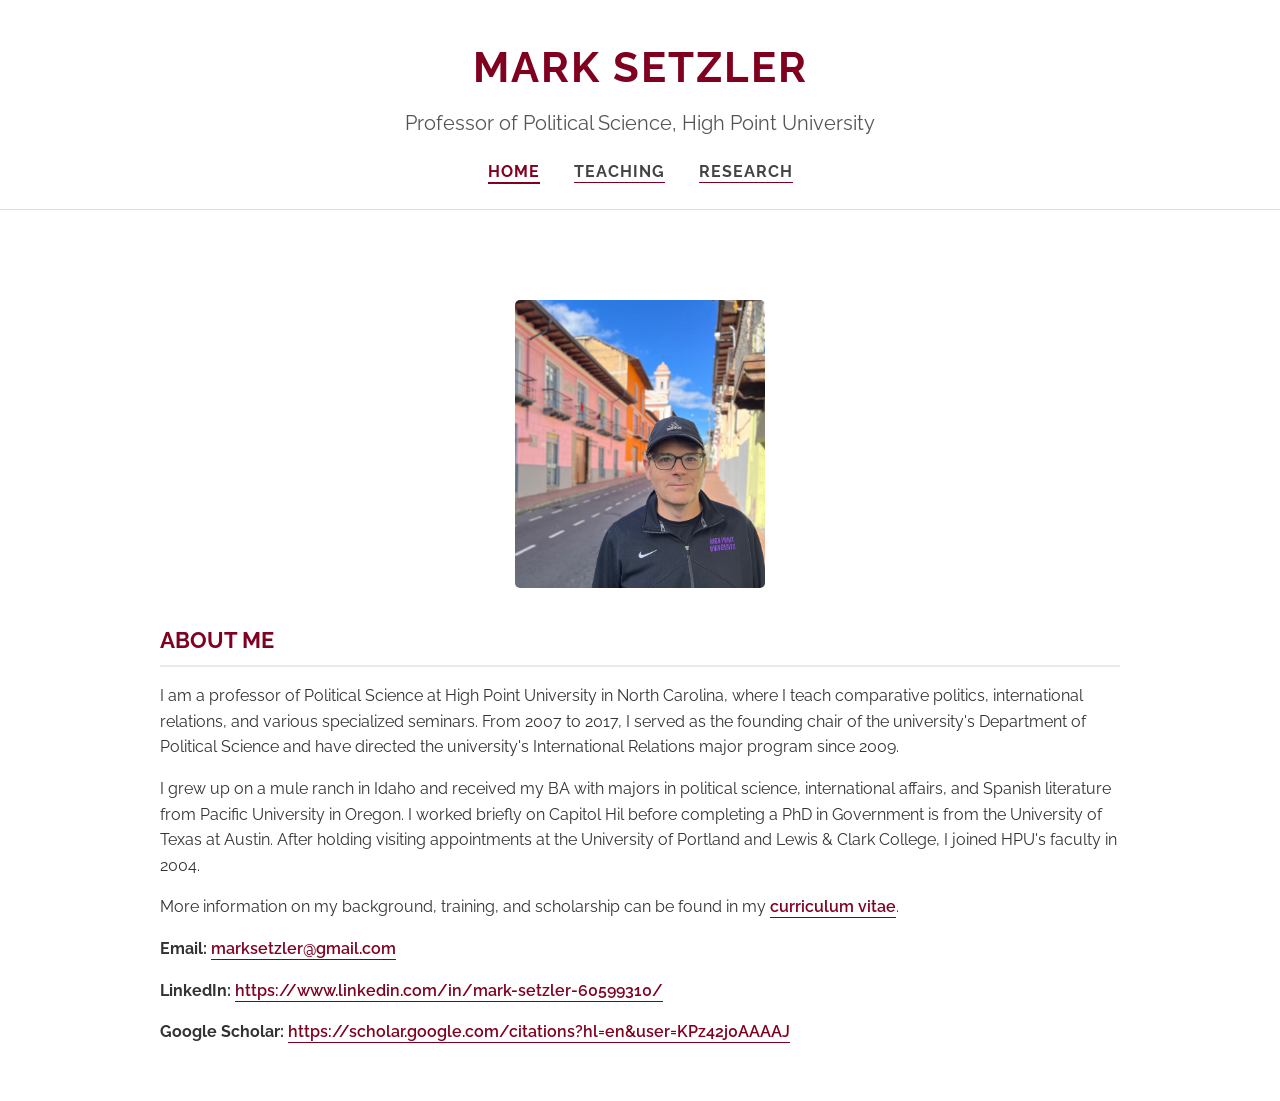
<file: index.html>
<!DOCTYPE html PUBLIC "-//W3C//DTD HTML 4.01 Transitional//EN">
<html>
  <head>

    <meta http-equiv="content-type" content="text/html; charset=UTF-8">
    <meta charset="UTF-8">
    <meta name="viewport" content="width=device-width,
      initial-scale=1.0">
    <title>Mark Setzler - Home</title>
    <link
      href="https://fonts.googleapis.com/css?family=Raleway:400,700,900"
      rel="stylesheet">
    <link href="SetzlerWebCSS.css" rel="stylesheet" type="text/css">
  </head>
  <body>
    <header>
      <h1>MARK SETZLER</h1>
      <div class="subtitle">Professor of Political Science, High Point
        University</div>
      <nav> <a href="index.html" class="active">HOME</a> <a
          href="SetzlerTeaching.html">TEACHING</a> <a
          href="SetzlerResearch.html">RESEARCH</a> </nav>
      <hr> </header>
    <main class="container">
      <div class="profile-image-container"> <img
          src="MarkSetzlerHomePage.jpg" alt="Mark Setzler"
          class="profile-pic"> </div>
      <section class="profile-text">
        <h3>About me</h3>
        <p>I am a professor of Political Science at High Point
          University in North Carolina, where I teach comparative
          politics, international relations, and various specialized
          seminars. From 2007 to 2017, I served as the founding chair of
          the university's Department of Political Science and have
          directed the university's International Relations major
          program since 2009. </p>
        <p>I grew up on a mule ranch in Idaho and received my BA with
          majors in political science, international affairs, and
          Spanish literature from Pacific University in Oregon. I worked
          briefly on Capitol Hil before completing a PhD in Government
          is from the University of Texas at Austin. After holding
          visiting appointments at the University of Portland and Lewis
          &amp; Clark College, I joined HPU's faculty in 2004.<br>
        </p>
        <p>More information on my background, training, and scholarship
          can be found in my <b><a href="SetzlerCV.pdf" target="_blank">curriculum
              vitae</a></b>.</p>
        <div class="contact-info">
          <p><b>Email:</b> <a href="mailto:marksetzler@gmail.com">marksetzler@gmail.com</a></p>
          <p><b>LinkedIn:</b> <a
              href="https://www.linkedin.com/in/mark-setzler-60599310/"
              target="_blank">https://www.linkedin.com/in/mark-setzler-60599310/</a></p>
          <p><b>Google Scholar:</b> <a
              href="https://scholar.google.com/citations?hl=en&amp;user=KPz42j0AAAAJ"
              target="_blank">https://scholar.google.com/citations?hl=en&amp;user=KPz42j0AAAAJ</a></p>
        </div>
      </section>
    </main>
  </body>
</html>
</file>
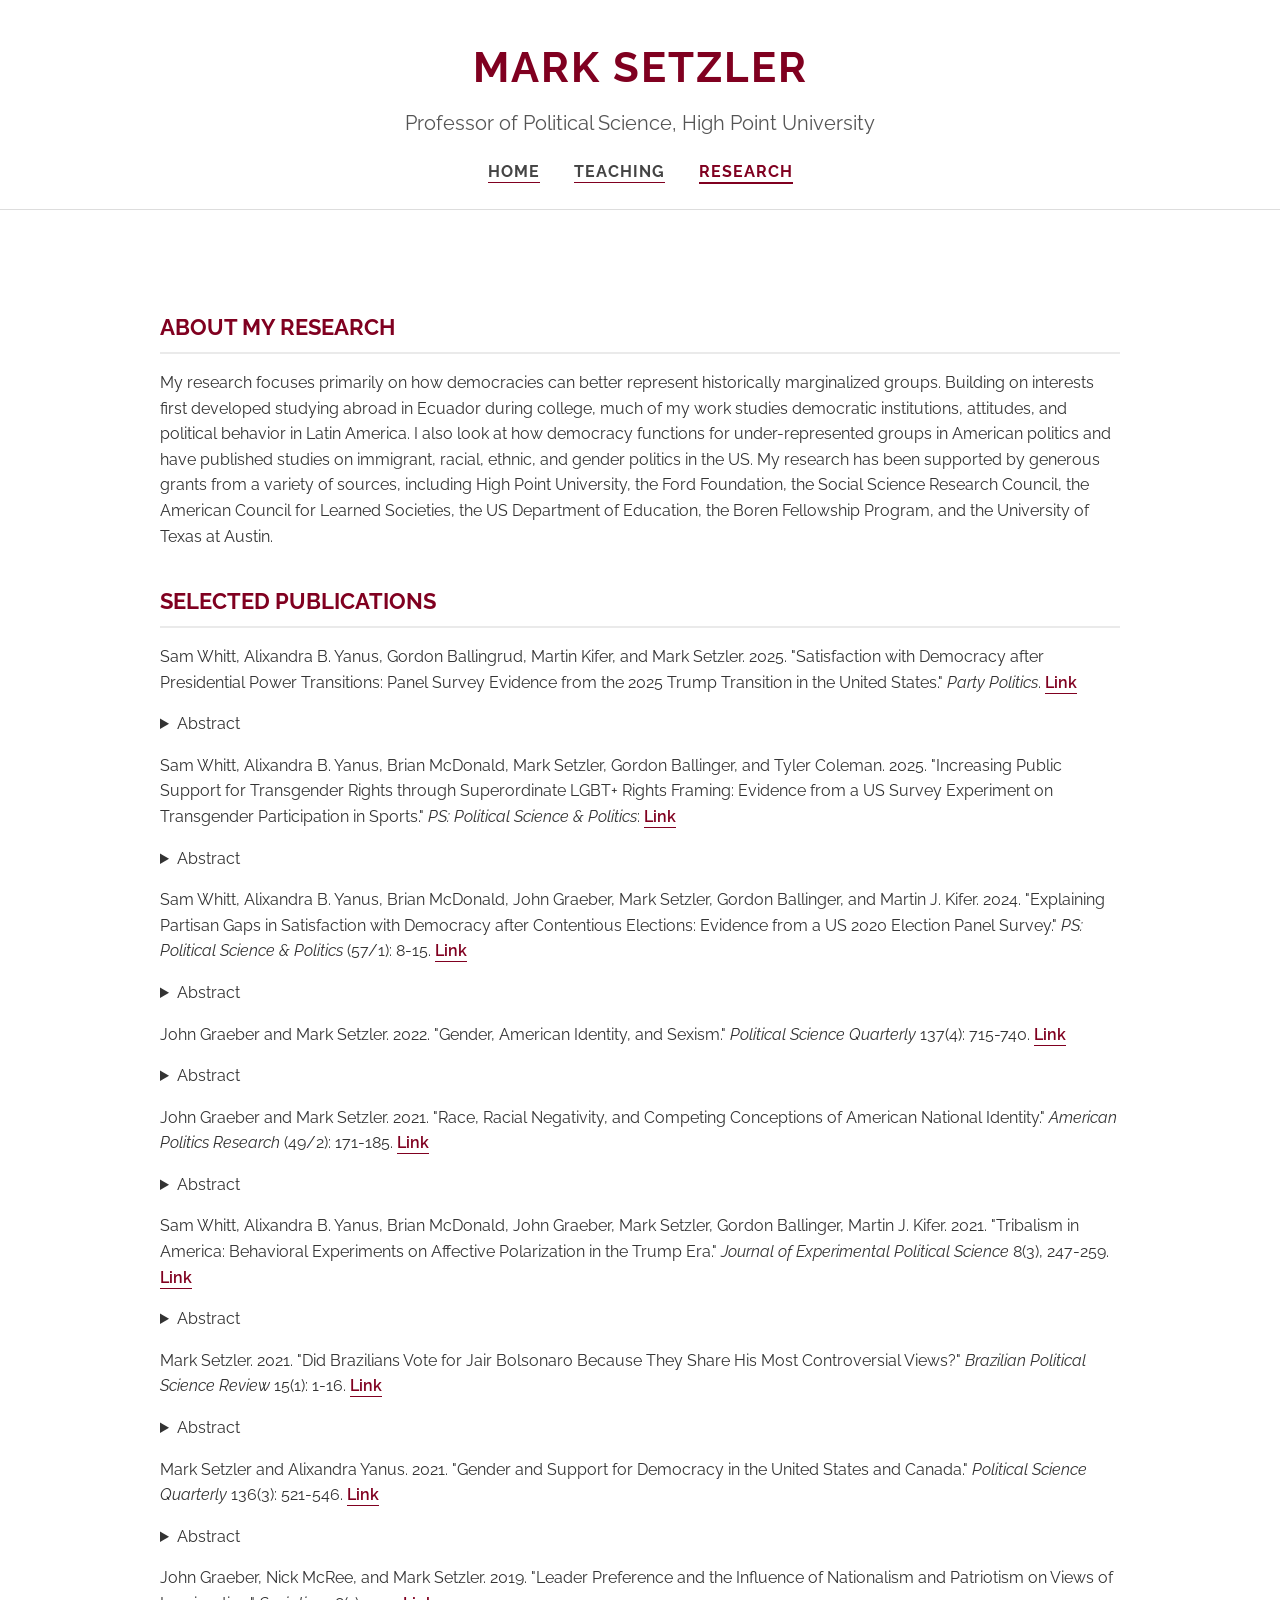
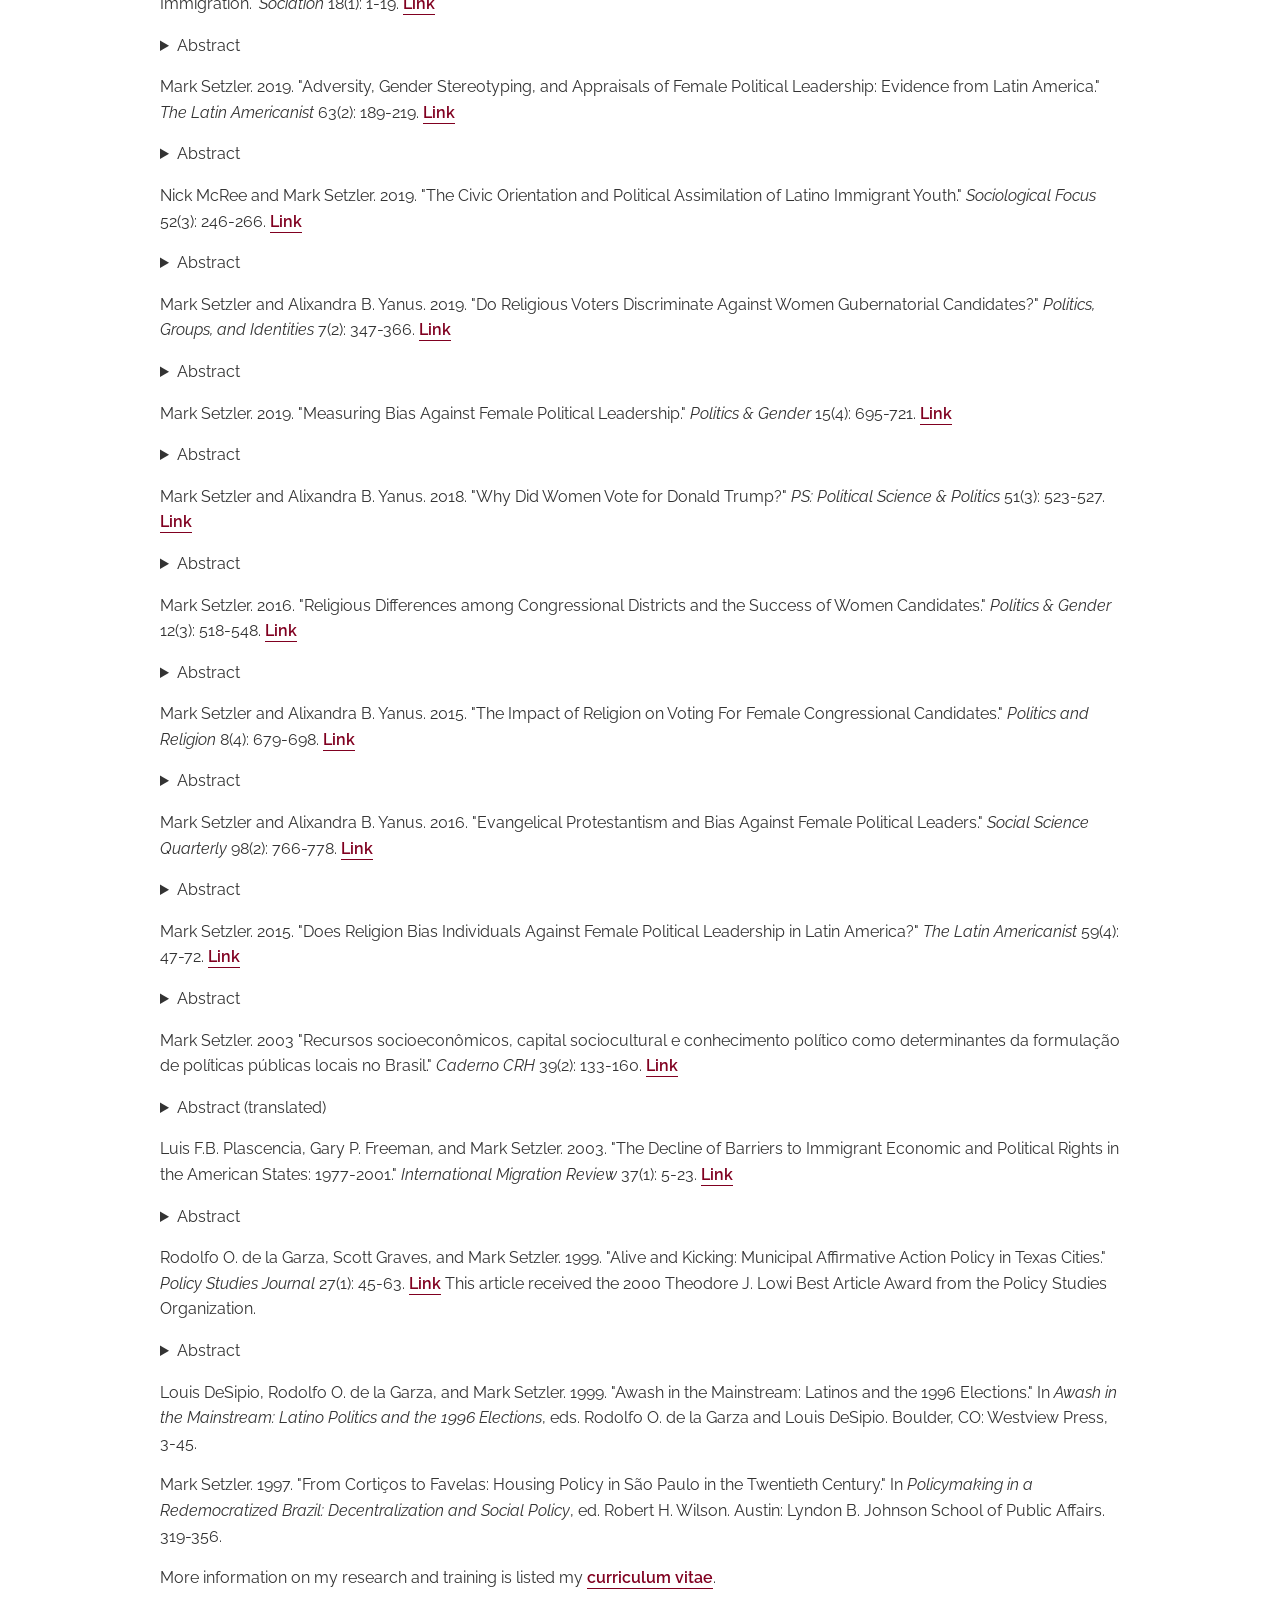
<file: SetzlerResearch.html>
<!DOCTYPE html PUBLIC "-//W3C//DTD HTML 4.01//EN" "https://www.w3.org/TR/html4/strict.dtd">
<html>
  <head>
    <meta http-equiv="content-type" content="text/html;
      charset=windows-1252">
    <!-- Keep your unique title here -->
    <title>Mark Setzler - Research </title>
    <!-- Keep your other meta information here -->
    <meta charset="UTF-8">
    <meta name="viewport" content="width=device-width,
      initial-scale=1.0">
    <!-- REQUIRED: Load all font weights first -->
    <link
      href="https://fonts.googleapis.com/css?family=Raleway:400,700,900"
      rel="stylesheet">
    <!-- REQUIRED: Load your CSS last -->
    <link href="SetzlerWebCSS.css" rel="stylesheet" type="text/css">
  </head>
  <body>
    <header>
      <h1>MARK SETZLER</h1>
      <div class="subtitle">Professor of Political Science, High Point
        University</div>
      <nav> <a href="index.html">HOME</a> <a
          href="SetzlerTeaching.html">TEACHING</a> <a
          href="SetzlerResearch.html" class="active">RESEARCH</a> </nav>
      <hr> </header>
    <main class="container profile-text">
      <h3>About my research</h3>
      <p>My research focuses primarily on how democracies can better
        represent historically marginalized groups. Building on
        interests first developed studying abroad in Ecuador during
        college, much of my work studies democratic institutions,
        attitudes, and political behavior in Latin America. I also look
        at how democracy functions for under-represented groups in
        American politics and have published studies on immigrant,
        racial, ethnic, and gender politics in the US. My research has
        been supported by generous grants from a variety of sources,
        including High Point University, the Ford Foundation, the Social
        Science Research Council, the American Council for Learned
        Societies, the US Department of Education, the Boren Fellowship
        Program, and the University of Texas at Austin.</p>
      <h3>Selected publications</h3>
      <!-- Publication List -->
      <div class="publication-item">
        <p>Sam Whitt, Alixandra B. Yanus, Gordon Ballingrud, Martin
          Kifer, and Mark Setzler. 2025. "Satisfaction with Democracy
          after Presidential Power Transitions: Panel Survey Evidence
          from the 2025 Trump Transition in the United States." <i>Party
            Politics</i>. <a
            href="https://journals.sagepub.com/doi/10.1177/13540688251396329">Link</a></p>
        <details>
          <summary>Abstract</summary>
          <p>Much of the existing research on satisfaction with
            democracy examines cross-national dynamics of the
            winner-loser gap, exploring how institutional differences
            shape public opinion. In contrast, this study holds
            institutional factors constant and investigates how
            individual-level and system-level changes, i.e. actual
            transitions in political power following elections, affect
            people�s appraisals of democracy. In a panel survey that
            immediately precedes the January 20, 2025 inauguration of
            U.S. President Donald Trump, and two post-inaugural
            follow-up waves, we find a shifting partisan gap in
            satisfaction with democracy in America. Following Trump�s
            inauguration, partisan Democrats become less satisfied with
            democracy, Republicans become more satisfied, while
            Independents� views are largely unchanged. To explain the
            shift, we consider economic, emotional, and institutional
            mechanisms, where changes in presidential trust provide the
            strongest mediation of the power transition gap. Our results
            illustrate how presidential power transitions can raise
            alarms among opposing partisans, especially in highly
            polarized contexts.</p>
        </details>
      </div>
      <div class="publication-item">
        <p>Sam Whitt, Alixandra B. Yanus, Brian McDonald, Mark Setzler,
          Gordon Ballinger, and Tyler Coleman. 2025. "Increasing Public
          Support for Transgender Rights through Superordinate LGBT+
          Rights Framing: Evidence from a US Survey Experiment on
          Transgender Participation in Sports." <i>PS: Political
            Science &amp; Politics</i>: <a
            href="https://doi.org/10.1017/S1049096524001045">Link</a></p>
        <details>
          <summary>Abstract</summary>
          <p>We consider how LGBT+ legal rights frameworks, broadly
            construed, can be used to bolster support within the general
            public for transgender subgroup rights. Our research is
            informed by theoretical perspectives on appeals to
            superordinate identities to reduce prejudice. Based on a
            survey experiment in the United States, we find that framing
            a salient transgender advocacy issue�transgender
            participation in sports�within a broader LGBT+ legal rights
            framework increases public support for transgender inclusion
            in sports. There is a nearly 10 percentage-point increase in
            support, including among partisan Republicans, when
            transgender rights in sports are preceded by priming and
            framing around the more general LGBT+ rights struggle. Our
            results underscore the importance of broader LGBT+ rights
            advocacy to public acceptance of the transgender community.</p>
        </details>
      </div>
      <div class="publication-item">
        <p>Sam Whitt, Alixandra B. Yanus, Brian McDonald, John Graeber,
          Mark Setzler, Gordon Ballinger, and Martin J. Kifer. 2024.
          "Explaining Partisan Gaps in Satisfaction with Democracy after
          Contentious Elections: Evidence from a US 2020 Election Panel
          Survey." <i>PS: Political Science &amp; Politics</i> (57/1):
          8-15. <a href="https://doi.org/10.1017/S1049096523000458">Link</a></p>
        <details>
          <summary>Abstract</summary>
          <p>What effects do contentious elections have on partisan
            appraisals of democracy? We consider the case of the
            November 2020 US election, a highly polarized partisan
            contest but also an objectively free and fair election by
            credible accounting. We conducted a panel study embedded
            within two nationally representative surveys before and
            after the election. Results indicate a familiar but
            under-examined partisan gap, in which satisfaction with
            democracy decreases among Republicans and increases among
            Democrats relative to nonpartisans. We find that the gap is
            fully mediated by partisan shifts in satisfaction with
            elections and the news media that cover them. Our results
            underscore how eroding institutional confidence can
            undermine democratic legitimacy in hitherto consolidated
            democracies. To overcome partisan divisions following
            contentious elections, we highlight the need to bolster
            confidence in democratic institutions to reduce partisan
            fears and uncertainties�both rational and irrational�that
            electoral losses may trigger.</p>
        </details>
      </div>
      <div class="publication-item">
        <p>John Graeber and Mark Setzler. 2022. "Gender, American
          Identity, and Sexism." <i>Political Science Quarterly</i>
          137(4): 715-740. <a
            href="https://onlinelibrary.wiley.com/doi/abs/10.1002/polq.13418">Link</a></p>
        <details>
          <summary>Abstract</summary>
          <p>This study explores the extent to which men and women
            differ in their views of American national identity and how
            these views of "Americanness" influence a person�s sexist
            beliefs. Although extensive research shows that gender
            strongly influences political behavior and attitudes across
            a wide range of domains, we find surprisingly few
            differences between men and women regarding what it means to
            truly belong to the nation. Turning to the question of how
            these different beliefs about national identity may
            influence sexism, we find only mixed evidence that
            individuals who most value the ascriptive, exclusive
            components of America�s national identity are more sexist
            than persons who prioritize its more civic and inclusive
            elements. Finally, we examine how gender moderates the
            relationship between varying conceptualizations of national
            identity and sexism. Our empirical results reveal that this
            relationship is unexpectedly no stronger for men than it is
            for women.</p>
        </details>
      </div>
      <div class="publication-item">
        <p>John Graeber and Mark Setzler. 2021. "Race, Racial
          Negativity, and Competing Conceptions of American National
          Identity." <i>American Politics Research</i> (49/2): 171-185.
          <a href="https://doi.org/10.1177/1532673X20973995">Link</a></p>
        <details>
          <summary>Abstract</summary>
          <p>This study explores differences among African Americans,
            Latinos, and whites regarding which attributes a person
            thinks are most important to being truly American and how
            these competing conceptions of national identity relate to
            an individual�s racial animus toward African Americans.
            Using nationally representative survey data, we first find
            that Americans of different races vary across six different
            components of national identity and do so in ways consistent
            with theorizing on symbolic racism and inter-group conflict.
            Specifically, Americans place more importance on those
            components possessed by individuals who share their racial
            background. We then analyze how differing beliefs about
            national identity influence racial animus. Here, we find
            robust evidence that individuals who prioritize the
            ascriptive, exclusive elements of national identity are more
            racist, while individuals who embrace its most inclusive
            element are less so. Finally, we reveal that the
            relationship between conceptions of national identity and
            racism is moderated substantially by race, but the
            relationship for whites and Latinos is virtually identical.</p>
        </details>
      </div>
      <div class="publication-item">
        <p>Sam Whitt, Alixandra B. Yanus, Brian McDonald, John Graeber,
          Mark Setzler, Gordon Ballinger, Martin J. Kifer. 2021.
          "Tribalism in America: Behavioral Experiments on Affective
          Polarization in the Trump Era." <i>Journal of Experimental
            Political Science</i> 8(3), 247-259. <a
            href="http://dx.doi.org/10.1017/XPS.2020.29">Link</a></p>
        <details>
          <summary>Abstract</summary>
          <p>Our research speaks to the ongoing debate over the extent
            and severity of partisan political divisions in American
            society. We employ behavioral experiments to probe for
            affective polarization using dictator, trust, and public
            goods games with party identification treatments. We find
            that subjects who identify politically with the Democratic
            or Republican Party and ideologically as liberals and
            conservatives display stronger affective biases than
            politically unaffiliated and ideological moderates. Partisan
            subjects are less altruistic, less trusting, and less likely
            to contribute to a mutually beneficial public good when
            paired with members of the opposing party. Compared to other
            behavioral studies, our research suggests increasing levels
            of affective polarization in the way Americans relate to one
            another politically, bordering on the entrenched divisions
            one commonly sees in conflict or post-conflict societies. To
            overcome affective polarization, our research points to
            inter-group contact as a mechanism for increasing trust and
            bridging political divides.</p>
        </details>
      </div>
      <div class="publication-item">
        <p>Mark Setzler. 2021. "Did Brazilians Vote for Jair Bolsonaro
          Because They Share His Most Controversial Views?" <i>Brazilian




Political
            Science Review</i> 15(1): 1-16. <a
            href="https://doi.org/10.1590/1981-3821202100010006">Link</a></p>
        <details>
          <summary>Abstract</summary>
          <p>The similarity of Jair Bolsonaro�s and Donald Trump�s
            divisive views on a variety of controversial issues has led
            many critics to argue that Brazilians elected a "Tropical
            Trump" in 2018. Research on Trump�s election has shown that
            nearly universal support among highly authoritarian, racist,
            and sexist voters was essential to his narrow victory;
            however, it is an open question whether Trump�s pathway to
            power is the norm for right-wing nationalists in
            democracies. Specifically, even though politicians espousing
            controversial ideas about democracy and prejudice sometimes
            can win elections, it is not clear how much of their support
            is due to voters who share their views on these issues. This
            study confirms that many Brazilian voters shared Bolsonaro�s
            ambivalence about democracy as well as his attitudes
            denigrating women and sexual minorities; however, the degree
            of congruence between his supporters� and his own views on
            these topics played a minor role at most in shaping voter
            choice in the 2018 presidential election. As in previous
            elections, ideology and partisanship - specifically,
            attitudes about Brazil�s Workers� Party - largely explain
            whether a voter supported Bolsonaro. This finding largely
            holds across gender and racial boundaries, although white
            Brazilians appear to have been modestly more inclined than
            Afro-Brazilians to vote for him if they shared his divisive
            views.</p>
        </details>
      </div>
      <div class="publication-item">
        <p>Mark Setzler and Alixandra Yanus. 2021. "Gender and Support
          for Democracy in the United States and Canada." <i>Political
            Science Quarterly</i> 136(3): 521-546. <a
            href="https://doi.org/10.1002/polq.13236">Link</a></p>
        <details>
          <summary>Abstract</summary>
          <p>Mass support for democracy is a recurring topic of interest
            for political scientists, and many scholars are expressing
            concern about declining popular support for liberal
            governance in the advanced industrial democracies. Yet, we
            know very little about variations in men�s and women�s
            attitudes about democracy and its core liberties in
            long-established democracies. This oversight is problematic
            given these societies' persistent gender gaps in civic
            capital, economic resources, and governmental
            responsiveness, each of which is closely related to how
            individuals experience liberal democracy. In this study, we
            use data from the 2010-2018 AmericasBarometer surveys to
            examine attitudes toward democracy and political liberties
            among American and Canadian women and men. We provide
            evidence of a modest gender gap and explore its causes.
            Generally speaking, the same factors explain attitudes
            toward democracy among men and women, suggesting that gender
            disparities in baseline levels of civic capital largely
            account for the gender gap in democratic support.</p>
        </details>
      </div>
      <div class="publication-item">
        <p>John Graeber, Nick McRee, and Mark Setzler. 2019. "Leader
          Preference and the Influence of Nationalism and Patriotism on
          Views of Immigration." <i>Sociation</i> 18(1): 1-19. <a
href="https://sociation.ncsociologyassoc.org/wp-content/uploads/2019/09/poloarizedelitemessages_182_1_19-1.pdf">Link</a></p>
        <details>
          <summary>Abstract</summary>
          <p>This study examines the influence of nationalism and
            patriotism on contemporary attitudes toward immigration.
            Prior research finds that these two, distinct types of love
            for one's country have disparate but uniform effects on a
            person's attitudes toward immigration. Specifically,
            displaying higher levels of nationalism predicts
            anti-immigrant sentiments, while being more patriotic
            corresponds to ambivalence or even positive attitudes toward
            immigrants. We ask how well these general findings hold for
            periods when political leaders and their followers are
            deeply divided over national identity, as was the case
            during the 2016 US presidential election. Our findings
            indicate the consequences of persons' love of country depend
            on the degree to which individuals� nationalism and
            patriotism correspond with the views espoused by their
            preferred political leaders.</p>
        </details>
      </div>
      <div class="publication-item">
        <p>Mark Setzler. 2019. "Adversity, Gender Stereotyping, and
          Appraisals of Female Political Leadership: Evidence from Latin
          America." <i>The Latin Americanist</i> 63(2): 189-219. <a
            href="https://muse.jhu.edu/article/726705">Link</a></p>
        <details>
          <summary>Abstract</summary>
          <p>Analyzing survey data from 17 Latin American countries,
            this study investigates the extent to which citizens�
            preferences for leaders of a specific gender vary in
            response to economic hardship, corruption, and crime.
            Previous research, mostly undertaken in the advanced
            democracies, provides three conflicting theories about the
            causal relationship between exposure to adversity and
            favoring either male or female political leaders. Despite
            their different assumptions, each theory advances the view
            that citizens who are facing serious hardship will be more
            likely to favor leaders of a specific gender. My results,
            however, indicate that neither personal nor society-level
            hardships are influencing what citizens think about female
            political leadership in Latin America. Moreover,
            experiencing adversity has only minimal and inconsistent
            effects on perceptions of gendered issue ownership. These
            findings hold across different types of hardship and for
            societies where women leaders have presided over
            well-received or highly unpopular presidential
            administrations.</p>
        </details>
      </div>
      <div class="publication-item">
        <p>Nick McRee and Mark Setzler. 2019. "The Civic Orientation and
          Political Assimilation of Latino Immigrant Youth." <i>Sociological
            Focus</i> 52(3): 246-266. <a
            href="https://doi.org/10.1080/00380237.2019.1624231">Link</a></p>
        <details>
          <summary>Abstract</summary>
          <p>In recent decades, the rapid and unprecedented expansion of
            the Latino immigrant population has dramatically reshaped
            the face of American society. Unfortunately, current
            scholarship on this topic largely overlooks a key cohort:
            adolescent and young adult Latino immigrants. Our lack of
            understanding regarding the political inclinations of this
            population is highly problematic if we wish to know where
            Latino politics is headed in the coming decades. Data from
            The National Longitudinal Study of Adolescent to Adult
            Health are used to systematically explore and test the core
            assumptions of several competing assimilation theories
            applied to Latino immigrant youths. Bivariate analyses
            suggest that young Hispanic immigrants lag behind their
            non-Latino and Black and White peers in electoral
            participation and political partisanship, and minimal
            differences are noted in commitment to key civic
            orientations. However, regression analyses that include
            controls for SES and other contextual variables in most
            cases reveal no differences between young Latino immigrants
            and their peers in their commitment to political engagement
            and crucial civic values. On the whole, our findings largely
            confirm the expectations of mainline assimilation theory,
            indicating that young Latino immigrants are integrating into
            the national civic community.</p>
        </details>
      </div>
      <div class="publication-item">
        <p>Mark Setzler and Alixandra B. Yanus. 2019. "Do Religious
          Voters Discriminate Against Women Gubernatorial Candidates?" <i>Politics,




Groups,
            and Identities</i> 7(2): 347-366. <a
            href="https://dx.doi.org/10.1080/21565503.2017.1358644">Link</a></p>
        <details>
          <summary>Abstract</summary>
          <p>Scholars report that areas with higher concentrations of
            religious voters elect relatively few women to executive
            office in the United States. These studies, however, cannot
            explain whether the observed patterns are a direct result of
            religious individuals� vote choices. Our study explores this
            question using Cooperative Congressional Election Studies
            data from all mixed-gender gubernatorial elections in the
            2008 through 2016 general election cycles. We conclude that
            religious voters, regardless of denomination or gender, are
            not significant barriers to electing women to state
            executive office. More specifically, religious individuals
            are disproportionately supportive of Republican women and
            opposed to Democratic women, even when controlling for the
            ideological distance between the individual�s partisanship
            and that of the candidate.</p>
        </details>
      </div>
      <div class="publication-item">
        <p>Mark Setzler. 2019. "Measuring Bias Against Female Political
          Leadership." <i>Politics &amp; Gender</i> 15(4): 695-721. <a
            href="https://doi.org/10.1017/S1743923X18000430">Link</a></p>
        <details>
          <summary>Abstract</summary>
          <p>Much research examining gender bias in politics analyzes
            responses to explicit survey questions asking individuals if
            they prefer male over female leaders or if they agree that
            male political leaders are superior. Drawing insights from
            the measurement of other types of prejudice, this article
            explores the methodological shortcomings of a widely used
            question of this type. Analyzing the results of two U.S.
            surveys�one national and one state-level�I compare response
            patterns to a standard, highly explicit question that is
            frequently administered by the Pew Foundation with those for
            a modestly altered item that employs multiple strategies to
            reduce social desirability bias. Compared to the alternative
            measure, the conventional item seriously under-reports
            prejudice against women leaders. Moreover, the
            under-reporting of bias is especially prevalent among
            individuals belonging to groups that are strong advocates of
            gender equality.</p>
        </details>
      </div>
      <div class="publication-item">
        <p>Mark Setzler and Alixandra B. Yanus. 2018. "Why Did Women
          Vote for Donald Trump?" <i>PS: Political Science &amp;
            Politics</i> 51(3): 523-527. <a
            href="https://doi.org/10.1017/S1049096518000355">Link</a></p>
        <details>
          <summary>Abstract</summary>
          <p>Popular accounts of the 2016 U.S. presidential election
            attribute Donald Trump�s victory to the mobilization of
            angry white men seeking to restore traditional values and
            social roles. And while a majority of Trump voters were
            male, over 40 percent of women who went to the polls on
            Election Day also supported him. Our analysis explores the
            motivations of these women, asking how partisanship,
            demographics, and beliefs motivated their vote choice. We
            find that, while party affiliation was an important
            predictor of both women�s and men�s vote choice, sexism and
            racial resentment had a greater influence on voters of both
            genders. Moreover, the influence of these biases was
            virtually identical for female and male voters.</p>
        </details>
      </div>
      <div class="publication-item">
        <p>Mark Setzler. 2016. "Religious Differences among
          Congressional Districts and the Success of Women Candidates."
          <i>Politics &amp; Gender</i> 12(3): 518-548. <a
            href="https://doi.org/10.1017/S1743923X15000616">Link</a></p>
        <details>
          <summary>Abstract</summary>
          <p>Scholars exploring the female representation gap in the
            U.S. Congress have identified various aggregate-level
            differences that explain why some districts regularly field
            women candidates and elect congresswomen while others almost
            never do. This study asks whether also knowing about a
            Congressional district�s religious environment helps us to
            better predict the presence and success of women candidates
            in primary and general elections. The analysis considers
            several religious variables created by remapping
            county-level data on congregational attachment rates into
            U.S. Congressional districts. My central finding is that
            religiosity, in general, as well as the strength of some
            denominations within a district are strong predictors for
            where women will run and how well they will compete.</p>
        </details>
      </div>
      <div class="publication-item">
        <p>Mark Setzler and Alixandra B. Yanus. 2015. "The Impact of
          Religion on Voting For Female Congressional Candidates." <i>Politics




and
            Religion</i> 8(4): 679-698. <a
            href="https://dx.doi.org/10.1017/S1755048315000528">Link</a></p>
        <details>
          <summary>Abstract</summary>
          <p>Research shows that areas of the United States with high
            levels of aggregate religiosity are less likely to elect
            female candidates to national, state, and local offices.
            These studies, however, do not determine the causal
            mechanisms underlying this relationship. In the present
            analysis, we seek to examine what role, if any, religious
            exposure and tradition play in determining individuals�
            general election vote choices in mixed-gender contests. To
            explore this relationship, we use data from the 2010 and
            2012 Cooperative Congressional Election Studies. We find
            some evidence of a relationship between religious beliefs
            and voting for female congressional candidates; when
            compared to secular voters, evangelical Protestants and
            Catholics are more likely to vote for Republican women and
            less likely to support Democratic women. Our results,
            however, also underscore partisan identities� central role
            in shaping individual vote choice, regardless of a
            candidate�s gender.</p>
        </details>
      </div>
      <div class="publication-item">
        <p>Mark Setzler and Alixandra B. Yanus. 2016. "Evangelical
          Protestantism and Bias Against Female Political Leaders." <i>Social




Science
            Quarterly</i> 98(2): 766-778. <a
            href="https://doi.org/10.1111/ssqu.12315">Link</a></p>
        <details>
          <summary>Abstract</summary>
          <p>Objectives. Gender and politics scholars have paid little
            attention to religion as a source of individual-level biases
            against female politicians. We begin to address this gap by
            modeling the relationship between evangelical Protestantism,
            partisanship, and the beliefs that males are better issue
            advocates and political leaders than women. Methods. We
            employ logistic regression models with data from a 2008
            survey of Americans administered by the Pew Social and
            Demographic Trends Project. Results. We find that
            evangelical Protestantism, but not religious attendance more
            generally, is a strong predictor of whether Americans will
            hold biases against female political leaders. The effect of
            evangelical Protestantism is especially pronounced within
            the Republican Party. Conclusions. These findings suggest a
            potential cause of the under-representation of women in the
            political world. They further underscore the need to control
            for religious denomination in future studies of gender
            stereotyping.</p>
        </details>
      </div>
      <div class="publication-item">
        <p>Mark Setzler. 2015. "Does Religion Bias Individuals Against
          Female Political Leadership in Latin America?" <i>The Latin
            Americanist</i> 59(4): 47-72. <a
            href="https://dx.doi.org/10.1111/tla.12058">Link</a></p>
        <details>
          <summary>Abstract</summary>
          <p>This study explores the relationship between several
            dimensions of religiosity and biases against female
            political leadership within 15 Latin America countries. The
            central finding is that religious characteristics are
            correlated with pro-male bias in many countries; however,
            the relationship varies in strength and even direction from
            one country to the next. Analyses of a subset of religiously
            diverse nations further demonstrate that individual-level
            gender biases against female leadership have no systematic
            connection to country-level differences in secularization or
            levels of religious pluralism.</p>
        </details>
      </div>
      <div class="publication-item">
        <p>Mark Setzler. 2003 "Recursos socioecon�micos, capital
          sociocultural e conhecimento pol�tico como determinantes da
          formula��o de pol�ticas p�blicas locais no Brasil." <i>Caderno
            CRH</i> 39(2): 133-160. <a
            href="https://portalseer.ufba.br/index.php/crh/article/view/18640/12014">Link</a></p>
        <details>
          <summary>Abstract (translated)</summary>
          <p>This study analyzes the relationship between the
            distribution of social resources in a community, the
            electoral behavior of its voters, and the adoption, by its
            political leaders, of reformist social policies. With the
            enactment of the 1988 Constitution, many Brazilian urban
            centers improved the quality of their social policies,
            redirected public spending to benefit their poorest
            presidents, and democratized the process through which
            spending priorities are decided. However, such changes
            varied in their depth and speed across urban areas. By
            analyzing the results of the 2000 municipal elections in
            Belo Horizonte, Porto Alegre, and Salvador, this study
            demonstrates that social resources�particularly levels of
            extreme poverty and aggregated levels of voters� political
            knowledge�play a decisive role in determining how a given
            community uses its electoral opportunities to push for
            reforms in local public policies, as democratic theory
            suggests.</p>
        </details>
      </div>
      <div class="publication-item">
        <p>Luis F.B. Plascencia, Gary P. Freeman, and Mark Setzler.
          2003. "The Decline of Barriers to Immigrant Economic and
          Political Rights in the American States: 1977-2001." <i>International




Migration
            Review</i> 37(1): 5-23. <a
            href="https://dx.doi.org/10.1111/j.1747-7379.2003.tb00128.x">Link</a></p>
        <details>
          <summary>Abstract</summary>
          <p>State governments exercise significant powers to regulate
            the economic and social activities of resident aliens. We
            review the laws of the six leading states of immigrant
            settlement regulating access of noncitizens to 23
            occupations, updating existing studies from 1946-77.
            Citizenship requirements for these occupations have
            plummeted, a change we attribute to federal court decisions,
            advisory opinions of state attorneys general, and state
            legislative and administrative action. There are numerous
            additional citizenship requirements in the statutes of the
            six states, although these appear to be poorly enforced. The
            authority of states to regulate their political communities
            is the most important remaining constitutionally valid basis
            of citizenship requirements. States define their political
            community broadly, leading to questionable exclusions of
            noncitizens from important activities.</p>
        </details>
      </div>
      <div class="publication-item">
        <p>Rodolfo O. de la Garza, Scott Graves, and Mark Setzler. 1999.
          "Alive and Kicking: Municipal Affirmative Action Policy in
          Texas Cities." <i>Policy Studies Journal</i> 27(1): 45-63. <a
            href="https://dx.doi.org/10.1111/j.1541-0072.1999.tb01952.x">Link</a>
          This article received the 2000 Theodore J. Lowi Best Article
          Award from the Policy Studies Organization.</p>
        <details>
          <summary>Abstract</summary>
          <p>This article evaluates the impact of opposition originating
            at the national level on affirmative action policies in 13
            Texas cities in the late 1980s and early 1990s. We find that
            increased national hostility to affirmative action in hiring
            and contracting has had little effect on the content and
            strength of affirmative action programs in Texas
            municipalities. In fact, most programs have been maintained
            or strengthened since the 1980s. However, there is no clear
            and consistent relationship between the strength of
            municipal programs and either minority political
            representation or the size of a city's minority population.
            City size appears to be a relevant, but not decisive, factor
            in maintaining comprehensive policies. As such, we explore
            two additional hypotheses�policy time lag and bureaucratic
            insulation�to account for the survival and strengthening of
            municipal affirmative action policies in the 1990s.</p>
        </details>
      </div>
      <div class="publication-item">
        <p>Louis DeSipio, Rodolfo O. de la Garza, and Mark Setzler.
          1999. "Awash in the Mainstream: Latinos and the 1996
          Elections." In <i>Awash in the Mainstream: Latino Politics
            and the 1996 Elections</i>, eds. Rodolfo O. de la Garza and
          Louis DeSipio. Boulder, CO: Westview Press, 3-45.</p>
      </div>
      <div class="publication-item">
        <p>Mark Setzler. 1997. "From Corti�os to Favelas: Housing Policy
          in S�o Paulo in the Twentieth Century." In <i>Policymaking in
            a Redemocratized Brazil: Decentralization and Social Policy</i>,
          ed. Robert H. Wilson. Austin: Lyndon B. Johnson School of
          Public Affairs. 319-356.</p>
      </div>
      <p>More information on my research and training is listed my <a
          href="SetzlerCV.pdf" target="_blank">curriculum vitae</a>.</p>
    </main>
  </body>
</html>
</file>
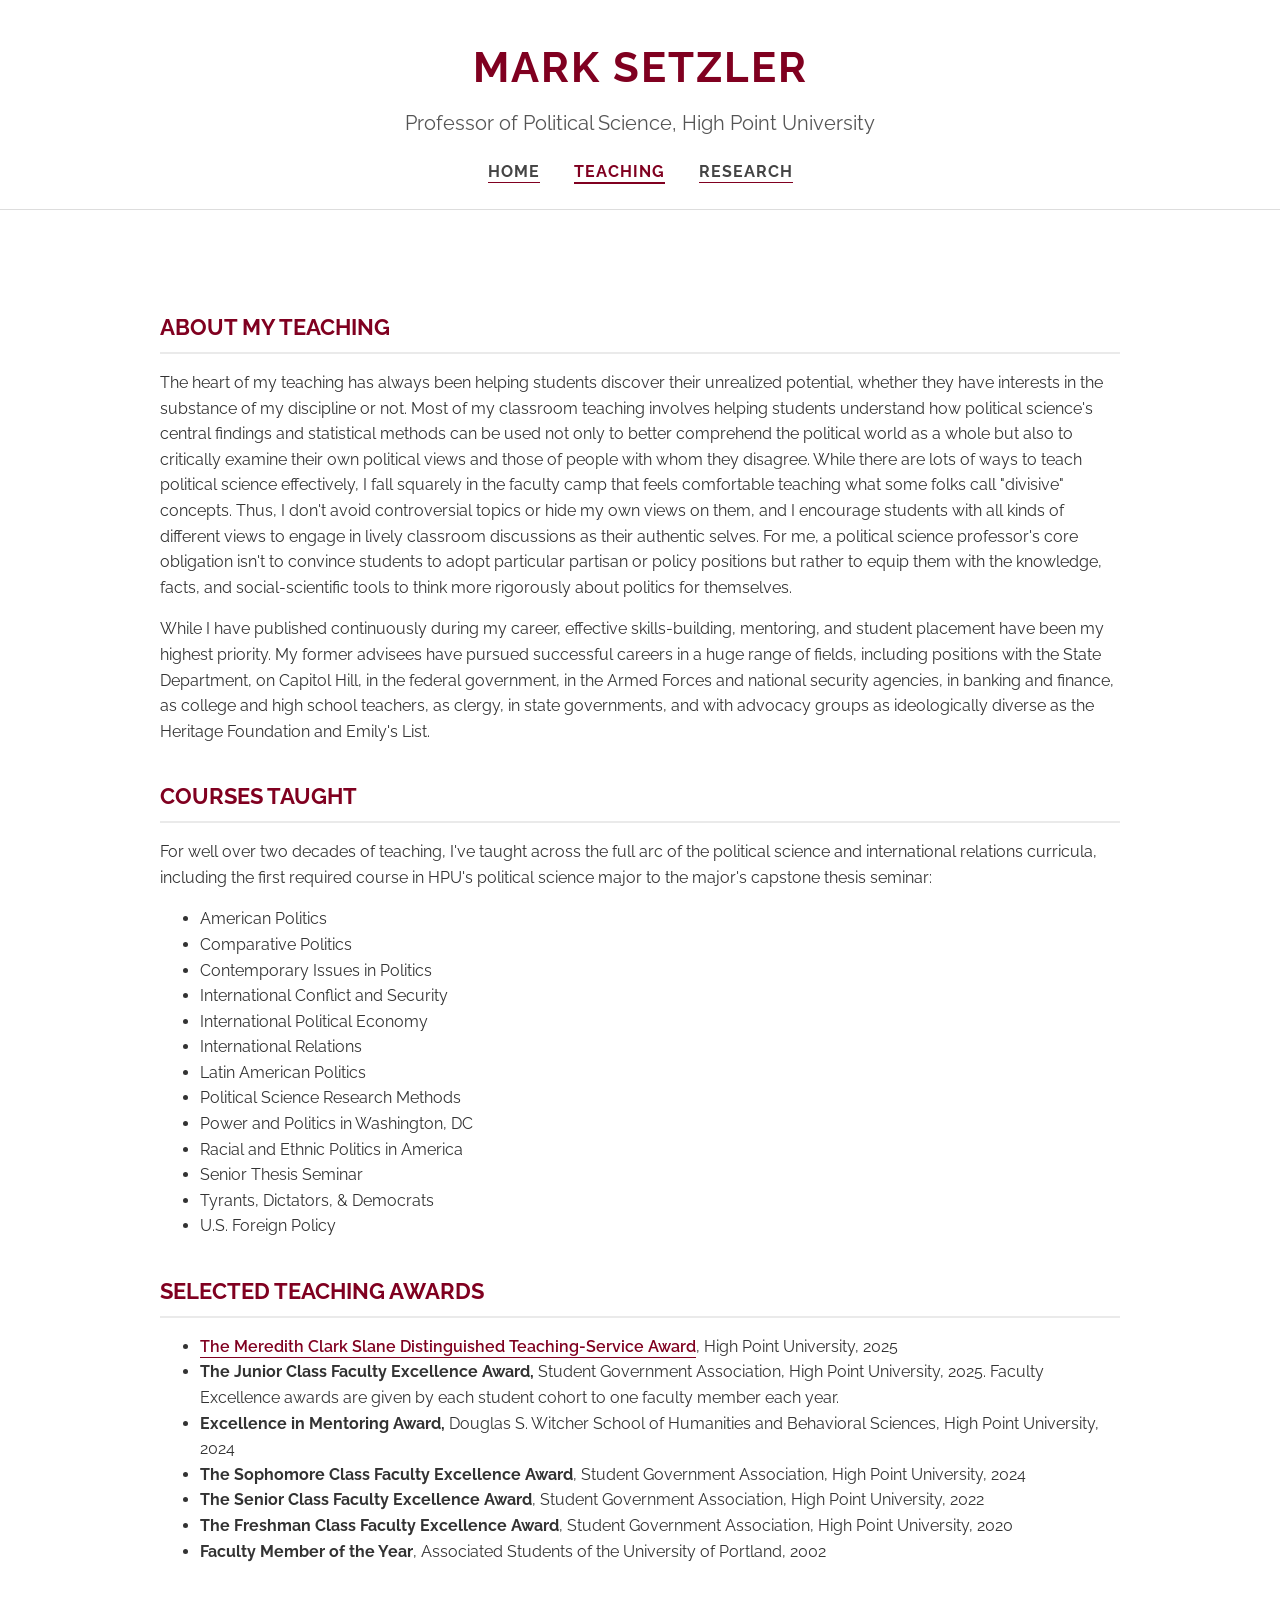
<file: SetzlerTeaching.html>
<!DOCTYPE html PUBLIC "-//W3C//DTD HTML 4.01//EN" "https://www.w3.org/TR/html4/strict.dtd">
<html>
  <head>
    <meta http-equiv="content-type" content="text/html;
      charset=windows-1252">
    <!-- Keep your unique title here -->
    <title>Mark Setzler - Teaching </title>
    <!-- Keep your other meta information here -->
    <meta charset="UTF-8">
    <meta name="viewport" content="width=device-width,
      initial-scale=1.0">
    <!-- REQUIRED: Load all font weights first -->
    <link
      href="https://fonts.googleapis.com/css?family=Raleway:400,700,900"
      rel="stylesheet">
    <!-- REQUIRED: Load your CSS last -->
    <link href="SetzlerWebCSS.css" rel="stylesheet" type="text/css">
  </head>
  <body>
    <header>
      <h1>MARK SETZLER</h1>
      <div class="subtitle">Professor of Political Science, High Point
        University</div>
      <nav> <a href="index.html">HOME</a> <a
          href="SetzlerTeaching.html" class="active">TEACHING</a> <a
          href="SetzlerResearch.html">RESEARCH</a> </nav>
      <hr> </header>
    <main class="container profile-text">
      <h3>About my teaching</h3>
      <p>The heart of my teaching has always been helping students
        discover their unrealized potential, whether they have interests
        in the substance of my discipline or not. Most of my classroom
        teaching involves helping students understand how political
        science's central findings and statistical methods can be used
        not only to better comprehend the political world as a whole but
        also to critically examine their own political views and those
        of people with whom they disagree. While there are lots of ways
        to teach political science effectively, I fall squarely in the
        faculty camp that feels comfortable teaching what some folks
        call "divisive" concepts. Thus, I don't avoid controversial
        topics or hide my own views on them, and I encourage students
        with all kinds of different views to engage in lively classroom
        discussions as their authentic selves. For me, a political
        science professor's core obligation isn't to convince students
        to adopt particular partisan or policy positions but rather to
        equip them with the knowledge, facts, and social-scientific
        tools to think more rigorously about politics for themselves.</p>
      <p>While I have published continuously during my career, effective
        skills-building, mentoring, and student placement have been my
        highest priority. My former advisees have pursued successful
        careers in a huge range of fields, including positions with the
        State Department, on Capitol Hill, in the federal government, in
        the Armed Forces and national security agencies, in banking and
        finance, as college and high school teachers, as clergy, in
        state governments, and with advocacy groups as ideologically
        diverse as the Heritage Foundation and Emily's List.</p>
      <h3>Courses taught</h3>
      <p>For well over two decades of teaching, I've taught across the
        full arc of the political science and international relations
        curricula, including the first required course in HPU's
        political science major to the major's capstone thesis seminar:</p>
      <ul>
        <li>American Politics</li>
        <li>Comparative Politics</li>
        <li>Contemporary Issues in Politics</li>
        <li>International Conflict and Security</li>
        <li>International Political Economy</li>
        <li>International Relations</li>
        <li>Latin American Politics</li>
        <li>Political Science Research Methods</li>
        <li>Power and Politics in Washington, DC</li>
        <li>Racial and Ethnic Politics in America</li>
        <li>Senior Thesis Seminar</li>
        <li>Tyrants, Dictators, &amp; Democrats</li>
        <li>U.S. Foreign Policy</li>
      </ul>
      <h3>Selected teaching Awards<br>
      </h3>
      <ul>
        <li><a
href="https://www.highpoint.edu/blog/2025/04/hpu-presents-dr-mark-setzler-with-slane-distinguished-teaching-service-award/"
            target="_blank">The Meredith Clark Slane Distinguished
            Teaching-Service Award</a>, High Point University, 2025</li>
        <li><span style="font-weight: bold;">The Junior Class Faculty
            Excellence Award,</span> Student Government Association,
          High Point University, 2025. Faculty Excellence awards are
          given by each student cohort to one faculty member each year.
          <br>
        </li>
        <li><span style="font-weight: bold;">Excellence in Mentoring
            Award,</span> Douglas S. Witcher School of Humanities and
          Behavioral Sciences, High Point University, 2024</li>
        <li><span style="font-weight: bold;">The Sophomore Class Faculty
            Excellence Award</span>, Student Government Association,
          High Point University, 2024</li>
        <li><span style="font-weight: bold;">The Senior Class Faculty
            Excellence Award</span>, Student Government Association,
          High Point University, 2022</li>
        <li><span style="font-weight: bold;">The Freshman Class Faculty
            Excellence Award</span>, Student Government Association,
          High Point University, 2020</li>
        <li><span style="font-weight: bold;">Faculty Member of the Year</span>,
          Associated Students of the University of Portland, 2002</li>
      </ul>
    </main>
  </body>
</html>
</file>
<file: SetzlerWebCSS.css>
/* ==========================================================================
   GLOBAL STYLES & TYPOGRAPHY
   ========================================================================== */
html {
    overflow-y: scroll; /* Forces scrollbar to stop page shifting */
}

body {
    font-family: 'Raleway', sans-serif !important;
    font-weight: 400 !important;
    margin: 0;
    padding: 0;
    background-color: #ffffff;
    color: #333333;
    line-height: 1.6;
}

.container {
    max-width: 960px;
    margin: 0 auto;
    padding: 40px 20px;
    text-align: left;
}

a {
    color: #800020 !important;
    text-decoration: none !important;
    border-bottom: 1px solid #800020;
    padding-bottom: 1px;
    font-weight: 600;
}

a:hover {
    color: #5d0017 !important;
    border-bottom: 1px solid #5d0017;
    text-decoration: none !important;
}

hr {
    border: 0;
    height: 1px;
    background: #dddddd;
    margin: 25px 0;
}

/* ==========================================================================
   HEADER & NAVIGATION
   ========================================================================== */
header {
    text-align: center;
    padding-top: 35px;
    margin-bottom: 20px;
}

header h1 {
    font-family: 'Raleway', sans-serif !important;
    font-size: 2.6em !important;
    font-weight: 700 !important;
    letter-spacing: 2px !important;
    margin: 0 !important;
    color: #800020 !important;
    text-transform: uppercase !important;
}

header .subtitle {
    font-family: 'Raleway', sans-serif !important;
    font-size: 1.25em !important;
    font-weight: 400 !important;
    color: #555555 !important;
    margin: 5px 0 20px 0 !important;
}

nav {
    margin: 20px 0 15px 0;
}

nav a {
    font-size: 1.0em;
    color: #444444 !important;
    margin: 0 15px;
    font-weight: 700 !important;
    text-transform: uppercase;
    letter-spacing: 1px;
    /* Retained standard nav behavior without body link underline */
    text-decoration: none !important; 
}

nav a:hover, nav a.active {
    color: #800020 !important;
    border-bottom: 2px solid #800020;
    text-decoration: none !important;
}

/* ==========================================================================
   CONTENT & IMAGE ELEMENTS
   ========================================================================== */
.profile-image-container {
    text-align: center;
    margin: 25px 0;
    min-height: 250px; /* Reserves space to prevent page jumping */
}

.profile-pic {
    max-width: 250px;
    width: 100%;
    height: auto;
    border-radius: 5px;
    display: block;
    margin: 0 auto;
}

.profile-text {
    text-align: left !important;
}

.profile-text h3 {
    font-size: 1.4em !important;
    color: #800020 !important;
    font-weight: 700 !important;
    margin-top: 35px;
    margin-bottom: 15px;
    border-bottom: 2px solid #eaeaea;
    padding-bottom: 6px;
    text-transform: uppercase;
}
</file>
